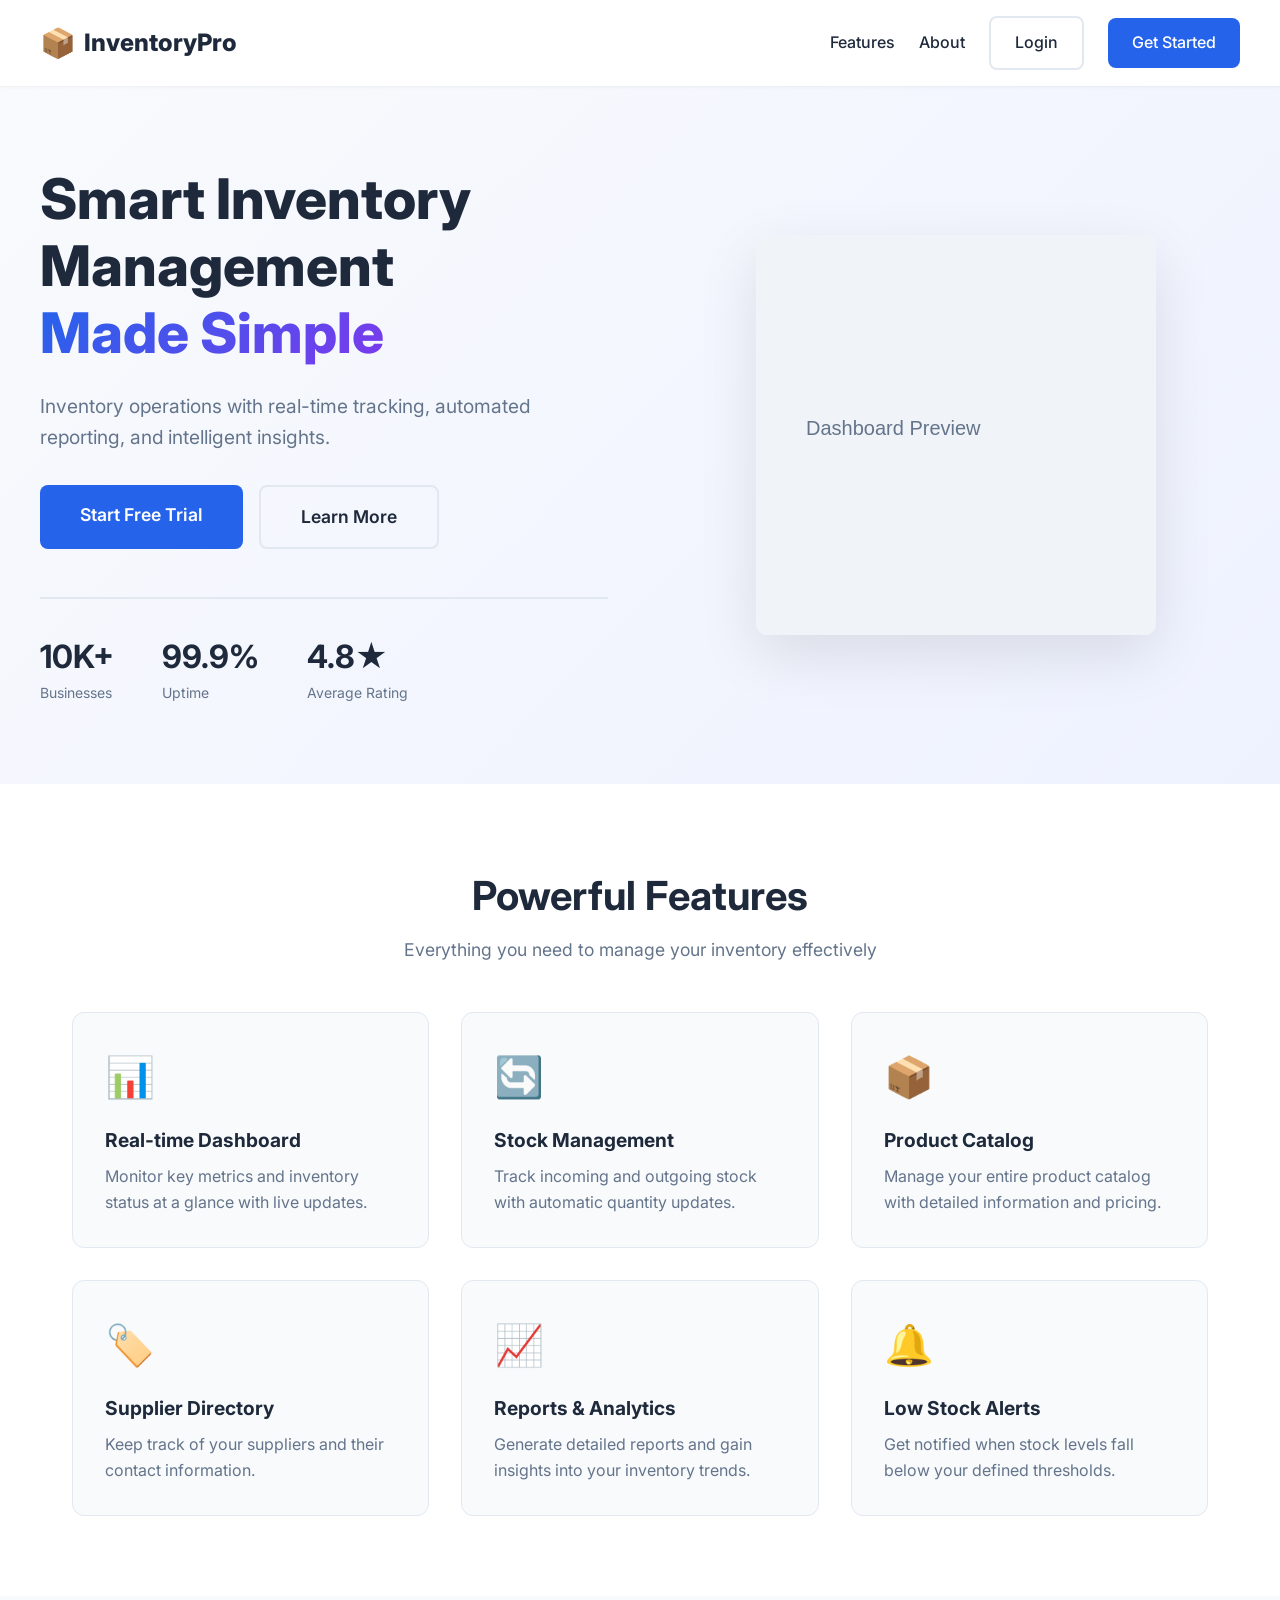
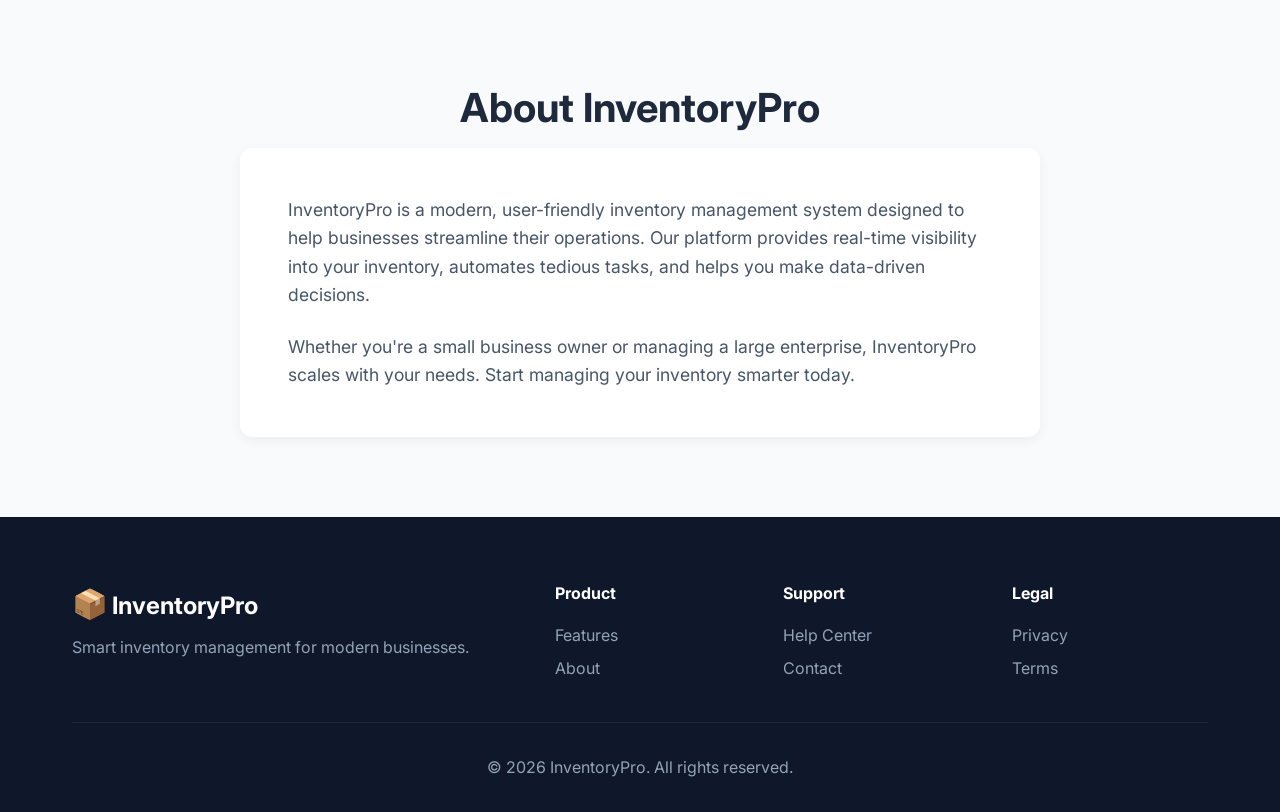
<file: index.html>
<!DOCTYPE html>
<html lang="en">
<head>
    <meta charset="UTF-8" />
    <meta name="viewport" content="width=device-width, initial-scale=1.0" />
    <title>InventoryPro - Smart Inventory Management</title>
    <link rel="stylesheet" href="css/style.css" />
    <link href="https://fonts.googleapis.com/css2?family=Inter:wght@300;400;500;600;700;800&display=swap" rel="stylesheet" />
</head>
<body>
    <!-- Navigation -->
    <nav class="navbar">
        <div class="nav-container">
            <div class="nav-brand">
                <span class="brand-icon">📦</span>
                <span class="brand-text">InventoryPro</span>
            </div>
            <div class="nav-links">
                <a href="#features">Features</a>
                <a href="#about">About</a>
                <a href="login.html" class="btn btn-outline">Login</a>
                <a href="register.html" class="btn btn-primary">Get Started</a>
            </div>
        </div>
    </nav>

    <!-- Hero Section -->
    <section class="hero">
        <div class="hero-container">
            <div class="hero-content">
                <h1 class="hero-title">
                    Smart Inventory Management
                    <span class="highlight">Made Simple</span>
                </h1>
                <p class="hero-description">
                    Inventory operations with real-time tracking,
                    automated reporting, and intelligent insights.
                </p>
                <div class="hero-buttons">
                    <a href="register.html" class="btn btn-primary btn-large">
                        Start Free Trial
                    </a>
                    <a href="#features" class="btn btn-outline btn-large">
                        Learn More
                    </a>
                </div>
                <div class="hero-stats">
                    <div class="stat-item">
                        <span class="stat-number">10K+</span>
                        <span class="stat-label">Businesses</span>
                    </div>
                    <div class="stat-item">
                        <span class="stat-number">99.9%</span>
                        <span class="stat-label">Uptime</span>
                    </div>
                    <div class="stat-item">
                        <span class="stat-number">4.8★</span>
                        <span class="stat-label">Average Rating</span>
                    </div>
                </div>
            </div>
            <div class="hero-image">
                <img src="data:image/svg+xml,%3Csvg xmlns='http://www.w3.org/2000/svg' width='400' height='400'%3E%3Crect width='400' height='400' fill='%23f0f4f8'/%3E%3Ctext x='50' y='200' font-family='Arial' font-size='20' fill='%2364748b'%3EDashboard Preview%3C/text%3E%3C/svg%3E" alt="Dashboard Preview" />
            </div>
        </div>
    </section>

    <!-- Features Section -->
    <section id="features" class="features">
        <div class="container">
            <h2 class="section-title">Powerful Features</h2>
            <p class="section-subtitle">Everything you need to manage your inventory effectively</p>
            <div class="features-grid">
                <div class="feature-card">
                    <div class="feature-icon">📊</div>
                    <h3>Real-time Dashboard</h3>
                    <p>Monitor key metrics and inventory status at a glance with live updates.</p>
                </div>
                <div class="feature-card">
                    <div class="feature-icon">🔄</div>
                    <h3>Stock Management</h3>
                    <p>Track incoming and outgoing stock with automatic quantity updates.</p>
                </div>
                <div class="feature-card">
                    <div class="feature-icon">📦</div>
                    <h3>Product Catalog</h3>
                    <p>Manage your entire product catalog with detailed information and pricing.</p>
                </div>
                <div class="feature-card">
                    <div class="feature-icon">🏷️</div>
                    <h3>Supplier Directory</h3>
                    <p>Keep track of your suppliers and their contact information.</p>
                </div>
                <div class="feature-card">
                    <div class="feature-icon">📈</div>
                    <h3>Reports & Analytics</h3>
                    <p>Generate detailed reports and gain insights into your inventory trends.</p>
                </div>
                <div class="feature-card">
                    <div class="feature-icon">🔔</div>
                    <h3>Low Stock Alerts</h3>
                    <p>Get notified when stock levels fall below your defined thresholds.</p>
                </div>
            </div>
        </div>
    </section>

    <!-- About Section -->
    <section id="about" class="about">
        <div class="container">
            <h2 class="section-title">About InventoryPro</h2>
            <div class="about-content">
                <div class="about-text">
                    <p>
                        InventoryPro is a modern, user-friendly inventory management system
                        designed to help businesses streamline their operations. Our platform
                        provides real-time visibility into your inventory, automates tedious
                        tasks, and helps you make data-driven decisions.
                    </p>
                    <p>
                        Whether you're a small business owner or managing a large enterprise,
                        InventoryPro scales with your needs. Start managing your inventory
                        smarter today.
                    </p>
                </div>
            </div>
        </div>
    </section>

    <!-- Footer -->
    <footer class="footer">
        <div class="container">
            <div class="footer-content">
                <div class="footer-brand">
                    <span class="brand-icon">📦</span>
                    <span class="brand-text">InventoryPro</span>
                    <p class="footer-description">
                        Smart inventory management for modern businesses.
                    </p>
                </div>
                <div class="footer-links">
                    <div class="footer-column">
                        <h4>Product</h4>
                        <a href="#features">Features</a>
                        <a href="#about">About</a>
                    </div>
                    <div class="footer-column">
                        <h4>Support</h4>
                        <a href="#">Help Center</a>
                        <a href="#">Contact</a>
                    </div>
                    <div class="footer-column">
                        <h4>Legal</h4>
                        <a href="#">Privacy</a>
                        <a href="#">Terms</a>
                    </div>
                </div>
            </div>
            <div class="footer-bottom">
                <p>&copy; 2026 InventoryPro. All rights reserved.</p>
            </div>
        </div>
    </footer>
    
    
    <script src="js/api.js"></script>
    <script>
        document.addEventListener('DOMContentLoaded', () => {
            if (window.api && api.isLoggedIn()) {
                const navLinks = document.querySelector('.nav-links');
                if (navLinks) {
                    navLinks.innerHTML = `
                        <a href="#features">Features</a>
                        <a href="#about">About</a>
                        <a href="dashboard.html" class="btn btn-outline">Dashboard</a>
                        <button class="btn btn-primary" onclick="api.logout()">Logout</button>
                    `;
                }
                const heroButtons = document.querySelector('.hero-buttons');
                if (heroButtons) {
                    heroButtons.innerHTML = `
                        <a href="dashboard.html" class="btn btn-primary btn-large">Go to Dashboard</a>
                        <a href="register.html" class="btn btn-outline btn-large">Register New Account</a>
                    `;
                }
            }
        });
    </script>
</body>
</html>
</file>
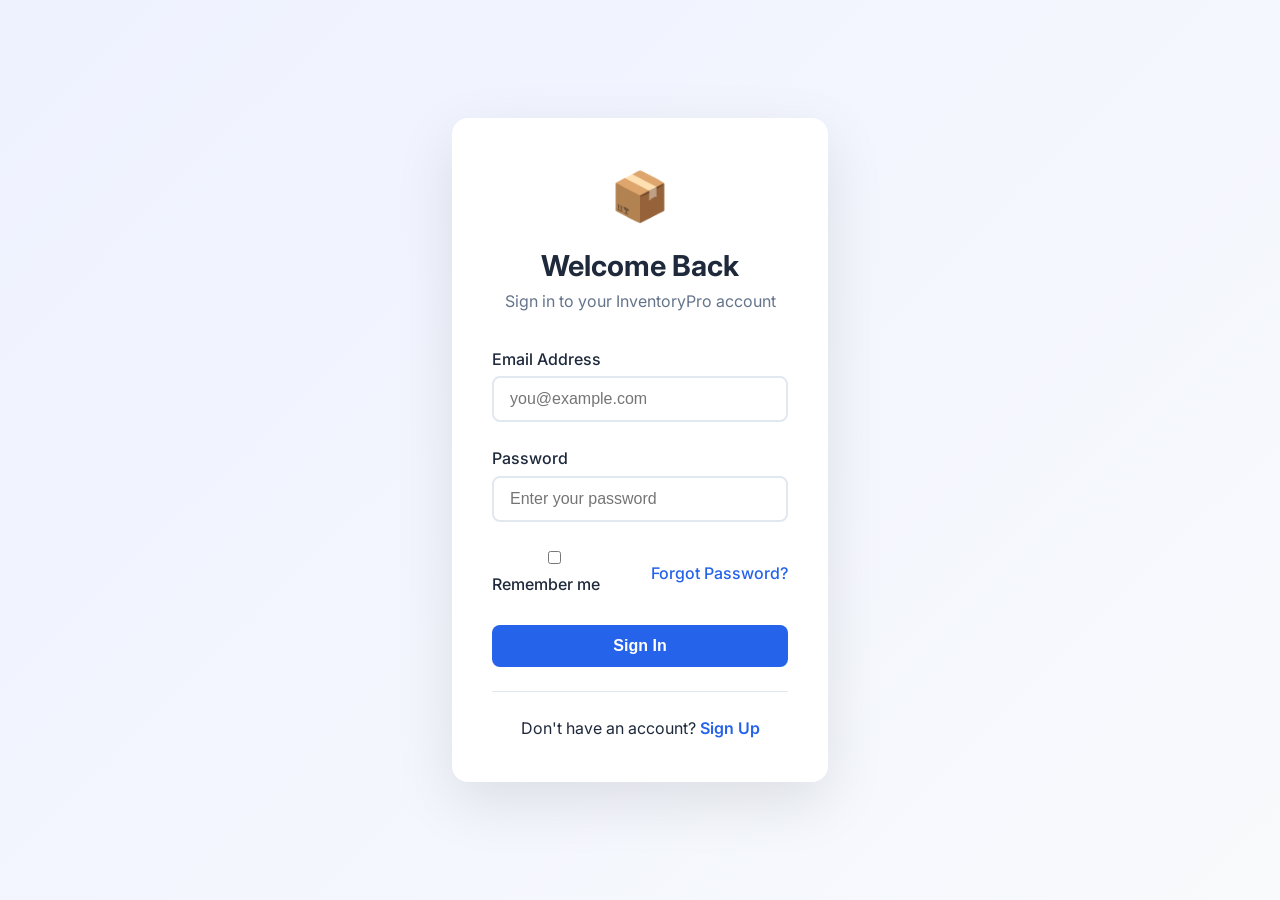
<file: dashboard.html>
<!DOCTYPE html>
<html lang="en">
<head>
    <meta charset="UTF-8" />
    <meta name="viewport" content="width=device-width, initial-scale=1.0" />
    <title>Dashboard - InventoryPro</title>
    <link rel="stylesheet" href="css/style.css" />
    <link href="https://fonts.googleapis.com/css2?family=Inter:wght@300;400;500;600;700;800&display=swap" rel="stylesheet" />
</head>
<body>
    <!-- Sidebar -->
    <div class="sidebar">
        <div class="sidebar-brand">
            <span class="brand-icon">📦</span>
            <span class="brand-text">InventoryPro</span>
        </div>
        <nav class="sidebar-nav">
            <a href="dashboard.html" class="active">
                <span class="nav-icon">📊</span>
                <span>Dashboard</span>
            </a>
            <a href="products.html">
                <span class="nav-icon">📦</span>
                <span>Products</span>
            </a>
            <a href="suppliers.html">
                <span class="nav-icon">🏷️</span>
                <span>Suppliers</span>
            </a>
            <a href="inventory.html">
                <span class="nav-icon">🔄</span>
                <span>Stock Transaction</span>
            </a>
            <a href="reports.html">
                <span class="nav-icon">📈</span>
                <span>Inventory</span>
            </a>
        </nav>
        <div class="sidebar-footer">
            <button id="logoutBtn" class="btn btn-outline btn-small">Logout</button>
        </div>
    </div>

    <!-- Main Content -->
    <div class="main-content">
        <header class="top-bar">
            <h1>Dashboard</h1>
            <div class="top-bar-right">
                <span class="user-name" id="userName">User</span>
                <span class="user-avatar">👤</span>
            </div>
        </header>

        <!-- Quick Stats -->
        <div class="stats-grid">
            <div class="stat-card">
                <div class="stat-icon">📦</div>
                <div class="stat-info">
                    <span class="stat-value" id="totalProducts">0</span>
                    <span class="stat-label">Total Products</span>
                </div>
            </div>
            <div class="stat-card">
                <div class="stat-icon">⚠️</div>
                <div class="stat-info">
                    <span class="stat-value" id="lowStockItems">0</span>
                    <span class="stat-label">Low Stock Items</span>
                </div>
            </div>
            <div class="stat-card">
                <div class="stat-icon">🏷️</div>
                <div class="stat-info">
                    <span class="stat-value" id="totalSuppliers">0</span>
                    <span class="stat-label">Total Suppliers</span>
                </div>
            </div>
            <div class="stat-card">
                <div class="stat-icon">🔄</div>
                <div class="stat-info">
                    <span class="stat-value" id="totalTransactions">0</span>
                    <span class="stat-label">Transactions</span>
                </div>
            </div>
        </div>

        <!-- Quick Actions -->
        <div class="quick-actions">
            <h2>Quick Actions</h2>
            <div class="action-grid">
                <a href="products.html" class="action-card">
                    <span class="action-icon">➕</span>
                    <span>Add Product</span>
                </a>
                <a href="inventory.html" class="action-card">
                    <span class="action-icon">📥</span>
                    <span>Receive Stock</span>
                </a>
                <a href="inventory.html" class="action-card">
                    <span class="action-icon">📤</span>
                    <span>Dispatch Stock</span>
                </a>
                <a href="reports.html" class="action-card">
                    <span class="action-icon">📊</span>
                    <span>View Reports</span>
                </a>
            </div>
        </div>

        <!-- Recent Activity -->
        <div class="recent-activity">
            <h2>Recent Activity</h2>
            <div class="activity-list" id="activityList">
                <p class="no-activity">No recent activity</p>
            </div>
        </div>
    </div>

    <script src="js/api.js"></script>
    <script src="js/auth.js"></script>
    <script src="js/dashboard.js"></script>
</body>
</html>
</file>
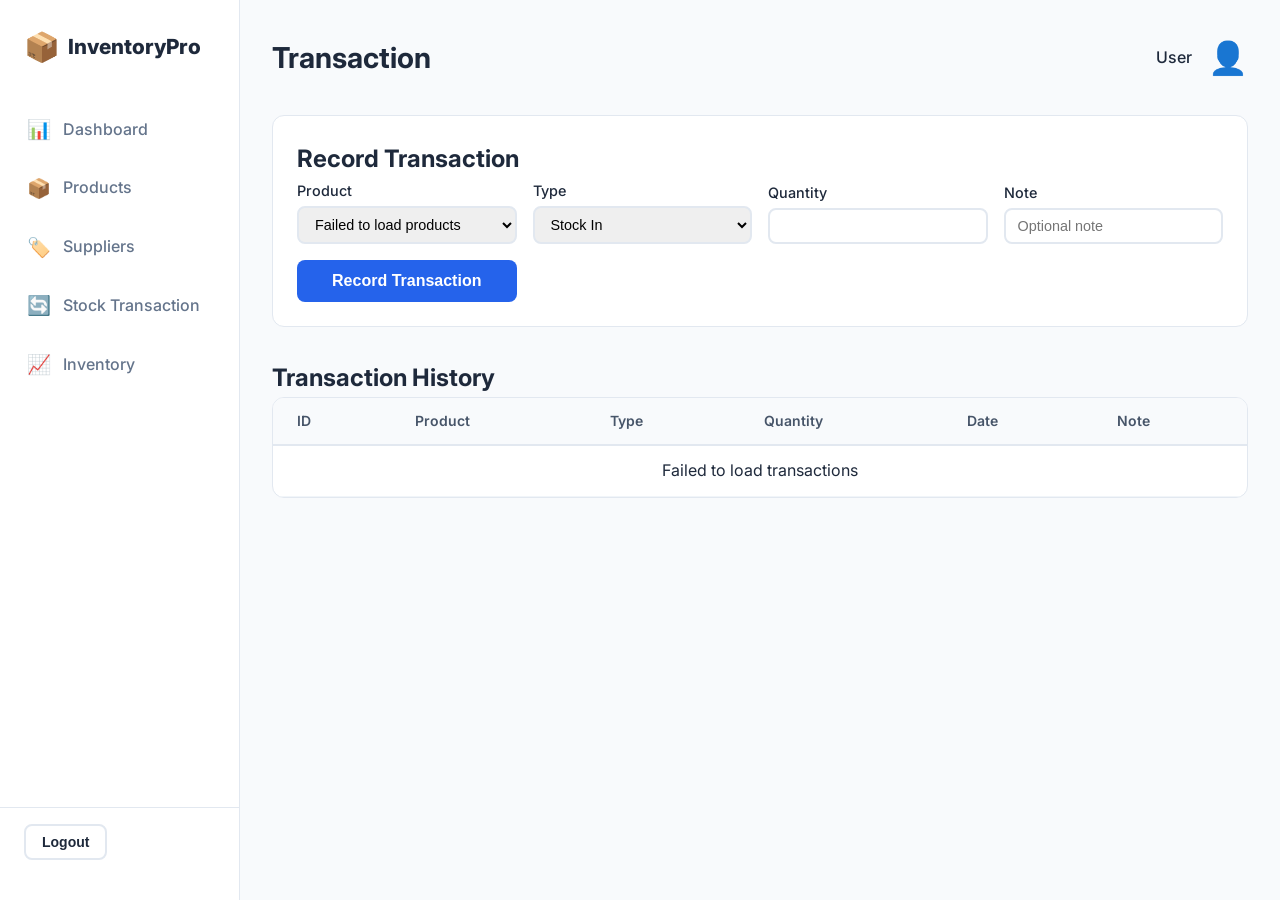
<file: inventory.html>
<!DOCTYPE html>
<html lang="en">
<head>
    <meta charset="UTF-8" />
    <meta name="viewport" content="width=device-width, initial-scale=1.0" />
    <title>Inventory - InventoryPro</title>
    <link rel="stylesheet" href="css/style.css" />
    <link href="https://fonts.googleapis.com/css2?family=Inter:wght@300;400;500;600;700;800&display=swap" rel="stylesheet" />
</head>
<body>
    <!-- Sidebar -->
    <div class="sidebar">
        <div class="sidebar-brand">
            <span class="brand-icon">📦</span>
            <span class="brand-text">InventoryPro</span>
        </div>
        <nav class="sidebar-nav">
            <a href="dashboard.html">
                <span class="nav-icon">📊</span>
                <span>Dashboard</span>
            </a>
            <a href="products.html">
                <span class="nav-icon">📦</span>
                <span>Products</span>
            </a>
            <a href="suppliers.html">
                <span class="nav-icon">🏷️</span>
                <span>Suppliers</span>
            </a>
            <a href="inventory.html">
                <span class="nav-icon">🔄</span>
                <span>Stock Transaction</span>
            </a>
            <a href="reports.html">
                <span class="nav-icon">📈</span>
                <span>Inventory</span>
            </a>
        </nav>
        <div class="sidebar-footer">
            <button id="logoutBtn" class="btn btn-outline btn-small">Logout</button>
        </div>
    </div>

    <!-- Main Content -->
    <div class="main-content">
        <header class="top-bar">
            <h1> Transaction</h1>
            <div class="top-bar-right">
                <span class="user-name" id="userName">User</span>
                <span class="user-avatar">👤</span>
            </div>
        </header>


        <!-- Transaction Panel -->
        <div class="transaction-panel">
            <h2>Record Transaction</h2>
            <form id="transactionForm" class="transaction-form">
                <div class="form-group">
                    <label for="transactionProduct">Product</label>
                    <select id="transactionProduct" required>
                        <option value="">Select a product</option>
                    </select>
                </div>
                <div class="form-group">
                    <label for="transactionType">Type</label>
                    <select id="transactionType" required>
                        <option value="in">Stock In</option>
                        <option value="out">Stock Out</option>
                    </select>
                </div>
                <div class="form-group">
                    <label for="transactionQuantity">Quantity</label>
                    <input type="number" id="transactionQuantity" required />
                </div>
                <div class="form-group">
                    <label for="transactionNote">Note</label>
                    <input type="text" id="transactionNote" placeholder="Optional note" />
                </div>
                <button type="submit" class="btn btn-primary">Record Transaction</button>
            </form>
        </div>

        <!-- Transaction History -->
        <div class="transaction-history">
            <h2>Transaction History</h2>
            <div class="table-container">
                <table class="data-table">
                    <thead>
                        <tr>
                            <th>ID</th>
                            <th>Product</th>
                            <th>Type</th>
                            <th>Quantity</th>
                            <th>Date</th>
                            <th>Note</th>
                        </tr>
                    </thead>
                    <tbody id="transactionsTableBody">
                        <tr>
                            <td colspan="6" class="text-center">Loading transactions...</td>
                        </tr>
                    </tbody>
                </table>
            </div>
        </div>
    </div>

    <script src="js/api.js"></script>
    <script src="js/auth.js"></script>
    <script src="js/inventory.js"></script>
</body>
</html>
</file>
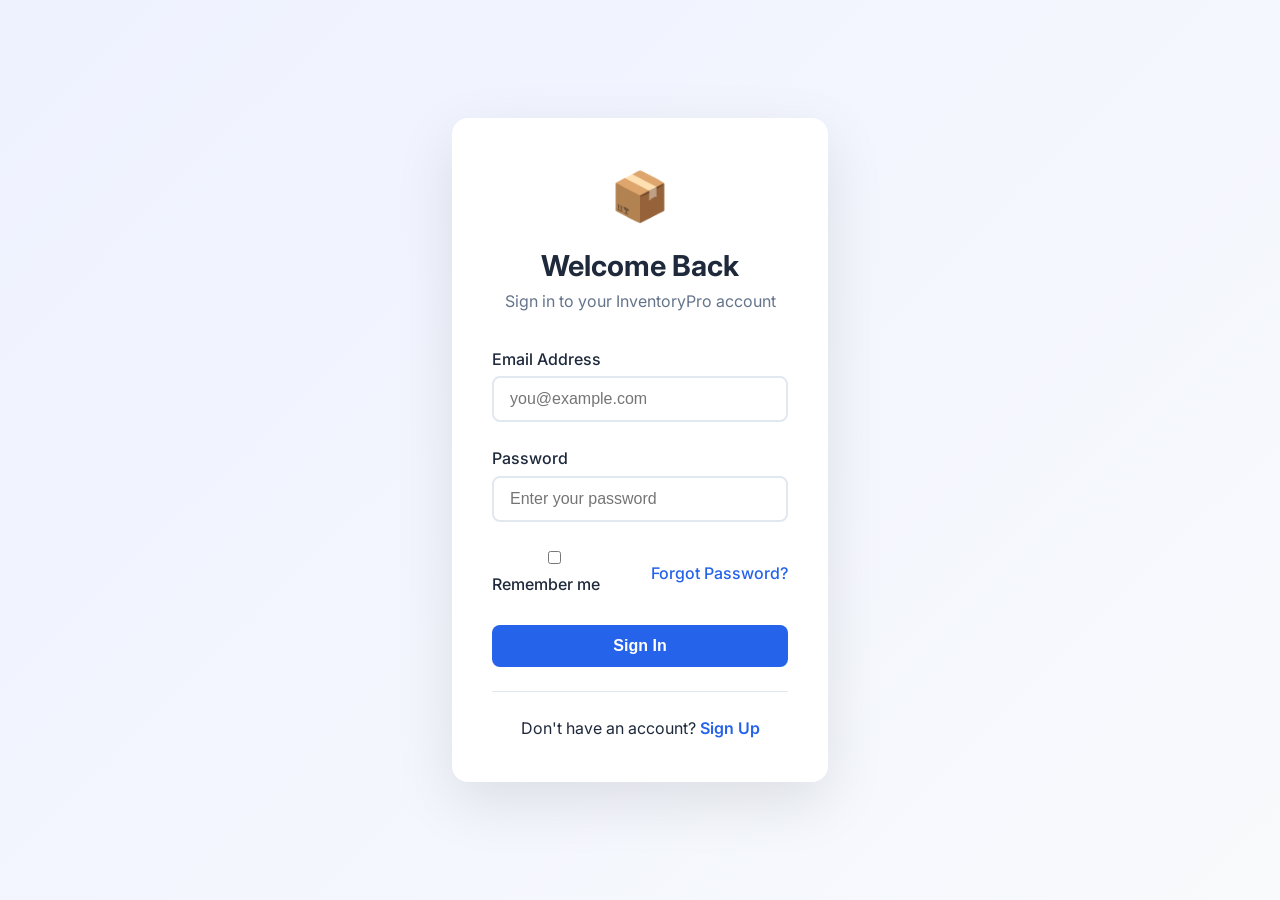
<file: login.html>
<!DOCTYPE html>
<html lang="en">
<head>
    <meta charset="UTF-8" />
    <meta name="viewport" content="width=device-width, initial-scale=1.0" />
    <title>Login - InventoryPro</title>
    <link rel="stylesheet" href="css/style.css" />
    <link href="https://fonts.googleapis.com/css2?family=Inter:wght@300;400;500;600;700;800&display=swap" rel="stylesheet" />
</head>
<body class="auth-page">
    <div class="auth-container">
        <div class="auth-card">
            <div class="auth-header">
                <span class="brand-icon">📦</span>
                <h1>Welcome Back</h1>
                <p>Sign in to your InventoryPro account</p>
            </div>
            <form id="loginForm" class="auth-form">
                <div class="form-group">
                    <label for="email">Email Address</label>
                    <input type="email" id="email" placeholder="you@example.com" required />
                </div>
                <div class="form-group">
                    <label for="password">Password</label>
                    <input type="password" id="password" placeholder="Enter your password" required />
                </div>
                <div class="form-options">
                    <label class="checkbox-label">
                        <input type="checkbox" id="remember" />
                        Remember me
                    </label>
                    <a href="#" class="forgot-link">Forgot Password?</a>
                </div>
                <button type="submit" class="btn btn-primary btn-full">Sign In</button>
            </form>
            <div class="auth-footer">
                <p>Don't have an account? <a href="register.html">Sign Up</a></p>
            </div>
        </div>
    </div>
    <script src="js/api.js"></script>
    <script src="js/auth.js"></script>
</body>
</html>
</file>
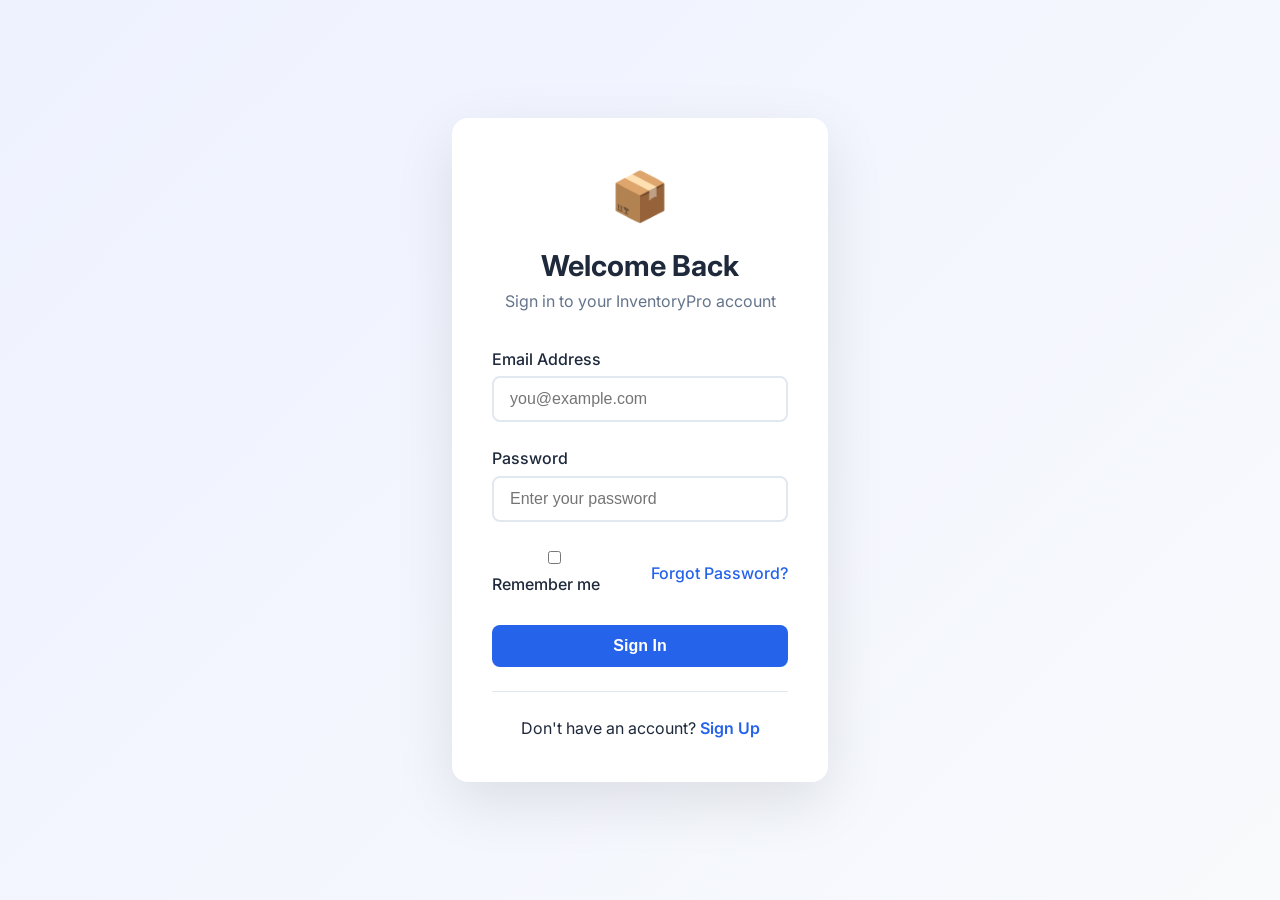
<file: products.html>
<!DOCTYPE html>
<html lang="en">
<head>
    <meta charset="UTF-8" />
    <meta name="viewport" content="width=device-width, initial-scale=1.0" />
    <title>Products - InventoryPro</title>
    <link rel="stylesheet" href="css/style.css" />
    <link href="https://fonts.googleapis.com/css2?family=Inter:wght@300;400;500;600;700;800&display=swap" rel="stylesheet" />
</head>
<body>
    <!-- Sidebar -->
    <div class="sidebar">
        <div class="sidebar-brand">
            <span class="brand-icon">📦</span>
            <span class="brand-text">InventoryPro</span>
        </div>
        <nav class="sidebar-nav">
            <a href="dashboard.html">
                <span class="nav-icon">📊</span>
                <span>Dashboard</span>
            </a>
            <a href="products.html" class="active">
                <span class="nav-icon">📦</span>
                <span>Products</span>
            </a>
            <a href="suppliers.html">
                <span class="nav-icon">🏷️</span>
                <span>Suppliers</span>
            </a>
            <a href="inventory.html">
                <span class="nav-icon">🔄</span>
                <span>Stock Transaction</span>
            </a>
            <a href="reports.html">
                <span class="nav-icon">📈</span>
                <span>Inventory</span>
            </a>
        </nav>
        <div class="sidebar-footer">
            <button id="logoutBtn" class="btn btn-outline btn-small">Logout</button>
        </div>
    </div>

    <!-- Main Content -->
    <div class="main-content">
        <header class="top-bar">
            <h1>Products</h1>
            <div class="top-bar-right">
                <button id="addProductBtn" class="btn btn-primary">+ Add Product</button>
                <span class="user-name" id="userName">User</span>
                <span class="user-avatar">👤</span>
            </div>
        </header>


        <!-- Products Table -->
        <div class="table-container">
            <div class="table-header">
                <div class="search-box">
                    <input type="text" id="searchProduct" placeholder="Search products..." />
                </div>
                <div class="table-actions">
                    <button id="refreshProducts" class="btn btn-outline btn-small">🔄 Refresh</button>
                </div>
            </div>
            <table class="data-table">
                <thead>
                    <tr>
                        <th>ID</th>
                        <th>Name</th>
                        <th>Description</th>
                        <th>Category</th>
                        <th>Price</th>
                        <th>Stock</th>
                        <th>Supplier</th>
                        <th>Actions</th>
                    </tr>
                </thead>
                <tbody id="productsTableBody">
                    <tr>
                        <td colspan="8" class="text-center">Loading products...</td>
                    </tr>
                </tbody>
            </table>
        </div>
    </div>

    <!-- Product Modal -->
    <!-- Product Modal -->
<div id="productModal" class="modal">
    <div class="modal-content">
        <div class="modal-header">
            <h2 id="modalTitle">Add Product</h2>
            <button class="modal-close">&times;</button>
        </div>

        <form id="productForm">
            <input type="hidden" id="productId" />

            <div class="form-group">
                <label for="productName">Product Name</label>
                <input
                    type="text"
                    id="productName"
                    placeholder="Enter product name"
                    required
                />
            </div>

            <div class="form-group">
                <label for="productCategory">Category</label>
                <select id="productCategory" required>
                    <option value="">Select a category</option>
                </select>
            </div>

            <div class="form-group">
                <label for="productSupplier">Supplier</label>
                <select id="productSupplier" required>
                    <option value="">Select a supplier</option>
                </select>
            </div>

            <div class="form-group">
                <label for="productPrice">Price</label>
                <input
                    type="number"
                    id="productPrice"
                    step="0.01"
                    min="0"
                    placeholder="Enter price"
                    required
                />
            </div>

            <div class="form-group">
                <label for="productStock">Stock Quantity</label>
                <input
                    type="number"
                    id="productStock"
                    min="0"
                    placeholder="Enter stock quantity"
                    required
                />
            </div>

            <div class="form-group">
                <label for="productLowStock">Low Stock Threshold</label>
                <input
                    type="number"
                    id="productLowStock"
                    min="0"
                    value="5"
                    required
                />
            </div>

            <div class="form-group">
                <label for="productDescription">Description</label>
                <textarea
                    id="productDescription"
                    rows="3"
                    placeholder="Enter product description"
                ></textarea>
            </div>

            <div class="modal-actions">
                <button
                    type="button"
                    class="btn btn-outline modal-close"
                >
                    Cancel
                </button>

                <button
                    type="submit"
                    class="btn btn-primary"
                >
                    Save Product
                </button>
            </div>
        </form>
    </div>
</div>

    <script src="js/api.js"></script>
    <script src="js/auth.js"></script>
    <script src="js/products.js"></script>
</body>
</html>
</file>
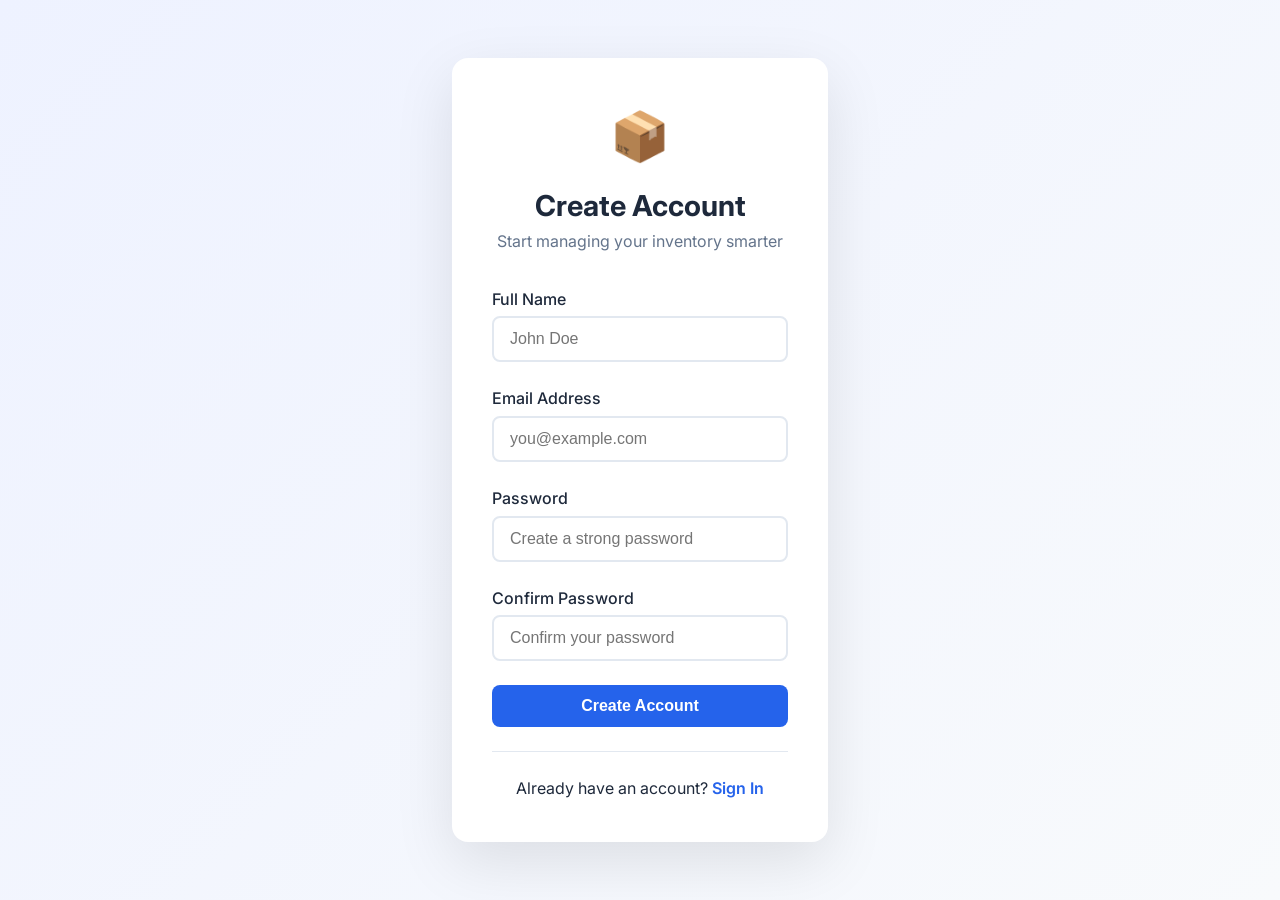
<file: register.html>
<!DOCTYPE html>
<html lang="en">
<head>
    <meta charset="UTF-8" />
    <meta name="viewport" content="width=device-width, initial-scale=1.0" />
    <title>Register - InventoryPro</title>
    <link rel="stylesheet" href="css/style.css" />
    <link href="https://fonts.googleapis.com/css2?family=Inter:wght@300;400;500;600;700;800&display=swap" rel="stylesheet" />
</head>
<body class="auth-page">
    <div class="auth-container">
        <div class="auth-card">
            <div class="auth-header">
                <span class="brand-icon">📦</span>
                <h1>Create Account</h1>
                <p>Start managing your inventory smarter</p>
            </div>
            <form id="registerForm" class="auth-form">
                <div class="form-group">
                    <label for="fullName">Full Name</label>
                    <input type="text" id="fullName" placeholder="John Doe" required />
                </div>
                <div class="form-group">
                    <label for="email">Email Address</label>
                    <input type="email" id="email" placeholder="you@example.com" required />
                </div>
                <div class="form-group">
                    <label for="password">Password</label>
                    <input type="password" id="password" placeholder="Create a strong password" required />
                </div>
                <div class="form-group">
                    <label for="confirmPassword">Confirm Password</label>
                    <input type="password" id="confirmPassword" placeholder="Confirm your password" required />
                </div>
                <button type="submit" class="btn btn-primary btn-full">Create Account</button>
            </form>
            <div class="auth-footer">
                <p>Already have an account? <a href="login.html">Sign In</a></p>
            </div>
        </div>
    </div>
    <script src="js/api.js"></script>
    <script src="js/auth.js"></script>
</body>
</html>
</file>
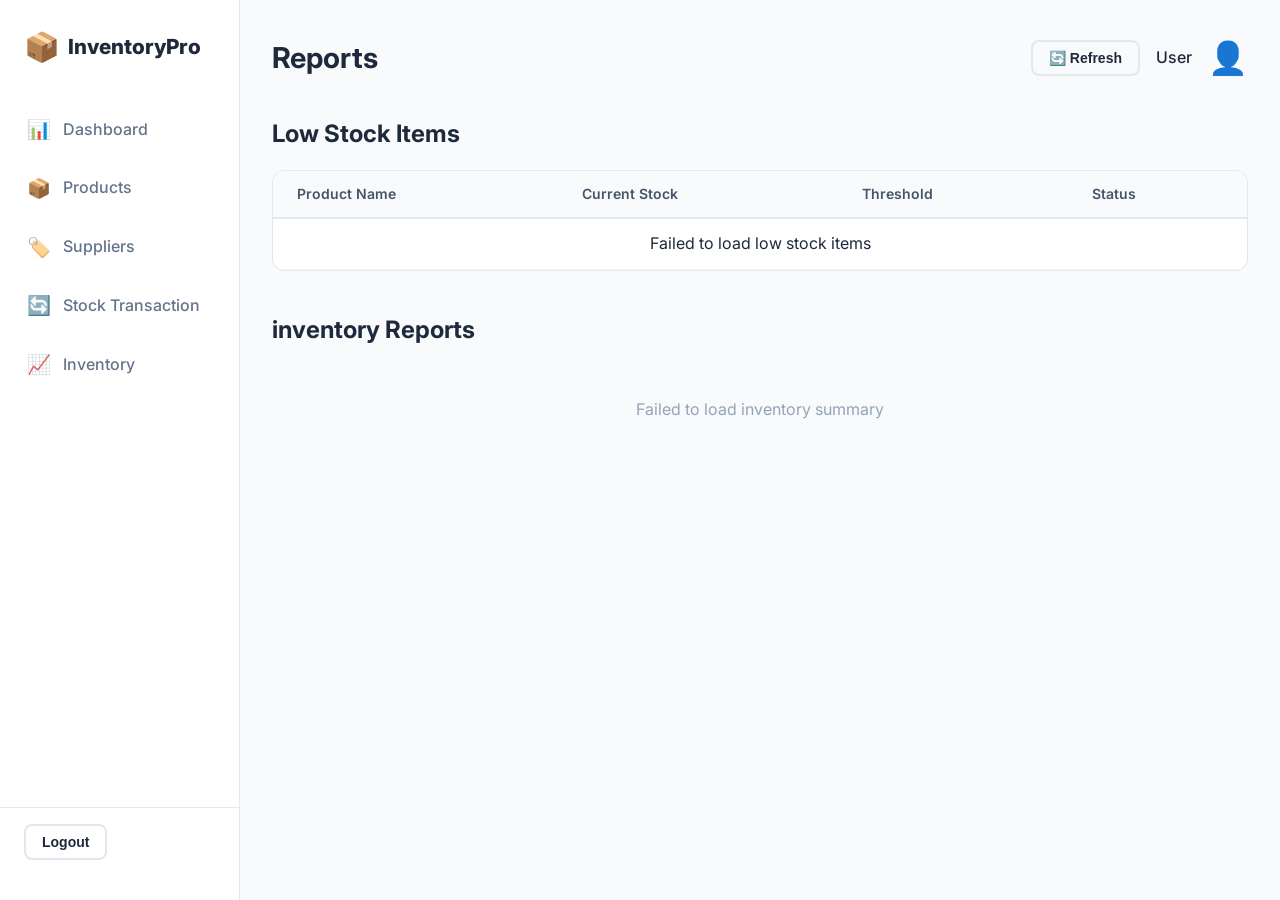
<file: reports.html>
<!DOCTYPE html>
<html lang="en">
<head>
    <meta charset="UTF-8" />
    <meta name="viewport" content="width=device-width, initial-scale=1.0" />
    <title>Reports - InventoryPro</title>
    <link rel="stylesheet" href="css/style.css" />
    <link href="https://fonts.googleapis.com/css2?family=Inter:wght@300;400;500;600;700;800&display=swap" rel="stylesheet" />
</head>
<body>
    <!-- Sidebar -->
    <div class="sidebar">
        <div class="sidebar-brand">
            <span class="brand-icon">📦</span>
            <span class="brand-text">InventoryPro</span>
        </div>
        <nav class="sidebar-nav">
            <a href="dashboard.html">
                <span class="nav-icon">📊</span>
                <span>Dashboard</span>
            </a>
            <a href="products.html">
                <span class="nav-icon">📦</span>
                <span>Products</span>
            </a>
            <a href="suppliers.html">
                <span class="nav-icon">🏷️</span>
                <span>Suppliers</span>
            </a>
            <a href="inventory.html">
                <span class="nav-icon">🔄</span>
                <span>Stock Transaction</span>
            </a>
            <a href="reports.html">
                <span class="nav-icon">📈</span>
                <span>Inventory</span>
            </a>
        </nav>
        <div class="sidebar-footer">
            <button id="logoutBtn" class="btn btn-outline btn-small">Logout</button>
        </div>
    </div>

    <!-- Main Content -->
    <div class="main-content">
        <header class="top-bar">
            <h1>Reports</h1>
            <div class="top-bar-right">
                <button id="refreshReports" class="btn btn-outline btn-small">🔄 Refresh</button>
                <span class="user-name" id="userName">User</span>
                <span class="user-avatar">👤</span>
            </div>
        </header>


        <!-- Low Stock Items -->
        <div class="report-section">
            <h2>Low Stock Items</h2>
            <div class="table-container">
                <table class="data-table">
                    <thead>
                        <tr>
                            <th>Product Name</th>
                            <th>Current Stock</th>
                            <th>Threshold</th>
                            <th>Status</th>
                        </tr>
                    </thead>
                    <tbody id="lowStockTableBody">
                        <tr>
                            <td colspan="5" class="text-center">Loading low stock items...</td>
                        </tr>
                    </tbody>
                </table>
            </div>
        </div>

        <!-- Recent Reports -->
        <div class="report-section">
            <h2>inventory Reports</h2>
            <div class="report-cards" id="reportCards">
                <p class="no-reports">No reports generated yet</p>
            </div>
        </div>
    </div>

    <script src="js/api.js"></script>
    <script src="js/auth.js"></script>
    <script src="js/reports.js"></script>
</body>
</html>
</file>
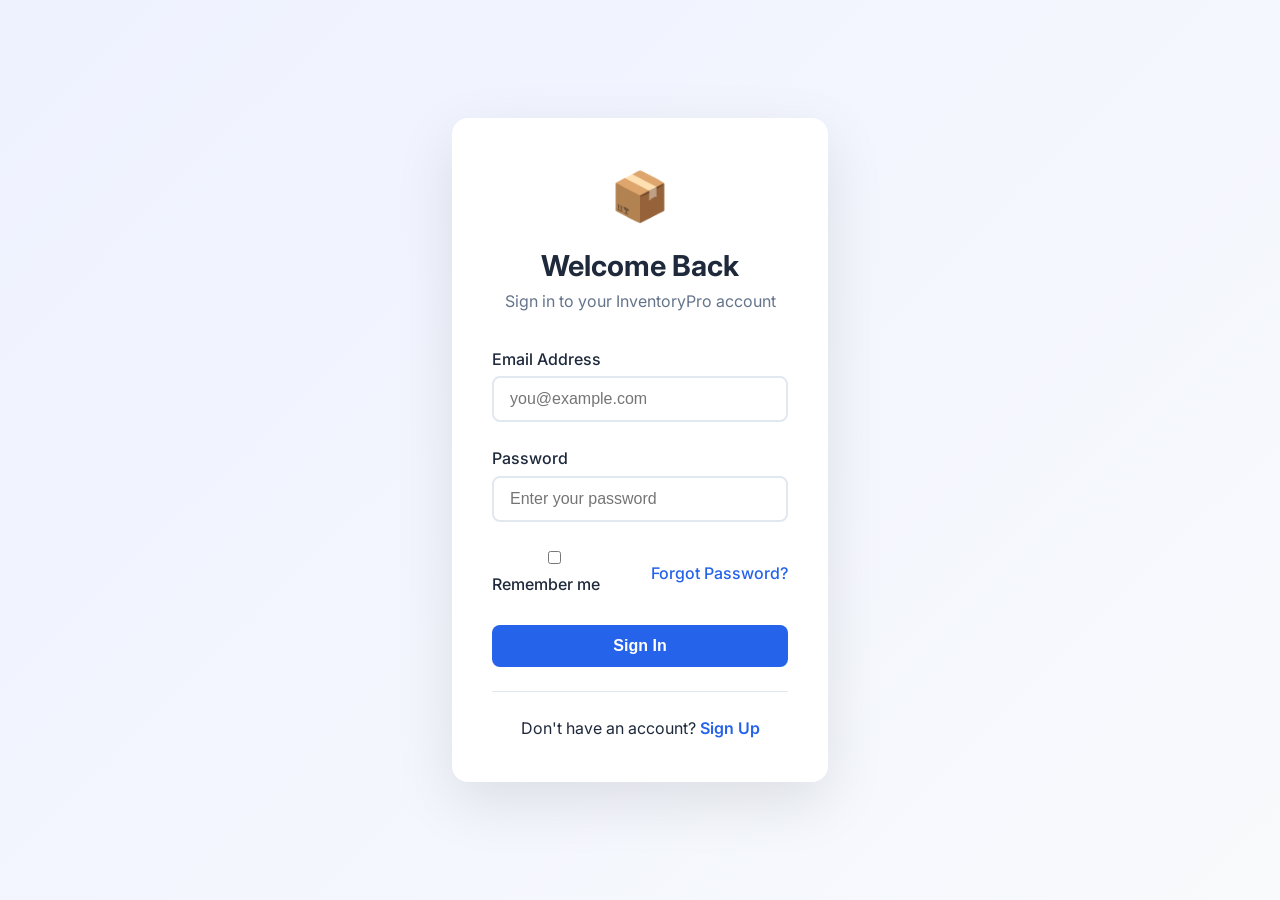
<file: suppliers.html>
<!DOCTYPE html>
<html lang="en">
<head>
    <meta charset="UTF-8" />
    <meta name="viewport" content="width=device-width, initial-scale=1.0" />
    <title>Suppliers - InventoryPro</title>
    <link rel="stylesheet" href="css/style.css" />
    <link href="https://fonts.googleapis.com/css2?family=Inter:wght@300;400;500;600;700;800&display=swap" rel="stylesheet" />
</head>
<body>
    <!-- Sidebar -->
    <div class="sidebar">
        <div class="sidebar-brand">
            <span class="brand-icon">📦</span>
            <span class="brand-text">InventoryPro</span>
        </div>
        <nav class="sidebar-nav">
            <a href="dashboard.html">
                <span class="nav-icon">📊</span>
                <span>Dashboard</span>
            </a>
            <a href="products.html">
                <span class="nav-icon">📦</span>
                <span>Products</span>
            </a>
            <a href="suppliers.html" class="active">
                <span class="nav-icon">🏷️</span>
                <span>Suppliers</span>
            </a>
            <a href="inventory.html">
                <span class="nav-icon">🔄</span>
                <span>Stock Transaction</span>
            </a>
            <a href="reports.html">
                <span class="nav-icon">📈</span>
                <span>Inventory</span>
            </a>
        </nav>
        <div class="sidebar-footer">
            <button id="logoutBtn" class="btn btn-outline btn-small">Logout</button>
        </div>
    </div>

    <!-- Main Content -->
    <div class="main-content">
        <header class="top-bar">
            <h1>Suppliers</h1>
            <div class="top-bar-right">
                <button id="addSupplierBtn" class="btn btn-primary">+ Add Supplier</button>
                <span class="user-name" id="userName">User</span>
                <span class="user-avatar">👤</span>
            </div>
        </header>


        <!-- Suppliers Table -->
        <div class="table-container">
            <div class="table-header">
                <div class="search-box">
                    <input type="text" id="searchSupplier" placeholder="Search suppliers..." />
                </div>
            </div>
            <table class="data-table">
                <thead>
                    <tr>
                        <th>ID</th>
                        <th>Name</th>
                        <th>Contact</th>
                        <th>Email</th>
                        <th>Phone</th>
                        <th>Address</th>
                        <th>Actions</th>
                    </tr>
                </thead>
                <tbody id="suppliersTableBody">
                    <tr>
                        <td colspan="7" class="text-center">Loading suppliers...</td>
                    </tr>
                </tbody>
            </table>
        </div>
    </div>

    <!-- Supplier Modal -->
    <div id="supplierModal" class="modal">
        <div class="modal-content">
            <div class="modal-header">
                <h2 id="modalTitle">Add Supplier</h2>
                <button class="modal-close">&times;</button>
            </div>
            <form id="supplierForm">
                <input type="hidden" id="supplierId" />
                <div class="form-group">
                    <label for="supplierName">Supplier Name</label>
                    <input type="text" id="supplierName" required />
                </div>
                <div class="form-group">
                    <label for="supplierContact">Contact Person</label>
                    <input type="text" id="supplierContact" />
                </div>
                <div class="form-group">
                    <label for="supplierEmail">Email</label>
                    <input type="email" id="supplierEmail" required />
                </div>
                <div class="form-group">
                    <label for="supplierPhone">Phone</label>
                    <input type="tel" id="supplierPhone" />
                </div>
                <div class="form-group">
                    <label for="supplierAddress">Address</label>
                    <input type="text" id="supplierAddress" />
                </div>
                <div class="modal-actions">
                    <button type="button" class="btn btn-outline modal-close">Cancel</button>
                    <button type="submit" class="btn btn-primary">Save Supplier</button>
                </div>
            </form>
        </div>
    </div>

    <script src="js/api.js"></script>
    <script src="js/auth.js"></script>
    <script src="js/suppliers.js"></script>
</body>
</html>
</file>
<file: css/style.css>
/* Reset & Base */
* {
    margin: 0;
    padding: 0;
    box-sizing: border-box;
}

body {
    font-family: 'Inter', -apple-system, BlinkMacSystemFont, sans-serif;
    background: #f8fafc;
    color: #1e293b;
    line-height: 1.6;
}

a {
    text-decoration: none;
    color: inherit;
}

/* Container */
.container {
    max-width: 1200px;
    margin: 0 auto;
    padding: 0 2rem;
}

/* Buttons */
.btn {
    display: inline-block;
    padding: 0.75rem 1.5rem;
    border: none;
    border-radius: 8px;
    font-weight: 600;
    font-size: 1rem;
    cursor: pointer;
    transition: all 0.3s ease;
    text-align: center;
}

.btn-primary {
    background: #2563eb;
    color: white;
}

.btn-primary:hover {
    background: #1d4ed8;
    transform: translateY(-2px);
    box-shadow: 0 4px 12px rgba(37, 99, 235, 0.3);
}

.btn-outline {
    background: transparent;
    color: #1e293b;
    border: 2px solid #e2e8f0;
}

.btn-outline:hover {
    background: #f1f5f9;
    border-color: #94a3b8;
}

.btn-large {
    padding: 1rem 2.5rem;
    font-size: 1.1rem;
}

.btn-small {
    padding: 0.5rem 1rem;
    font-size: 0.875rem;
}

.btn-full {
    width: 100%;
}

.btn-danger {
    background: #ef4444;
    color: white;
}

.btn-danger:hover {
    background: #dc2626;
}

.btn-success {
    background: #22c55e;
    color: white;
}

.btn-success:hover {
    background: #16a34a;
}

/* Landing Page */
.navbar {
    background: white;
    padding: 1rem 2rem;
    box-shadow: 0 1px 3px rgba(0,0,0,0.05);
    position: sticky;
    top: 0;
    z-index: 100;
}

.nav-container {
    max-width: 1200px;
    margin: 0 auto;
    display: flex;
    justify-content: space-between;
    align-items: center;
}

.nav-brand {
    display: flex;
    align-items: center;
    gap: 0.5rem;
    font-weight: 800;
    font-size: 1.5rem;
}

.brand-icon {
    font-size: 1.8rem;
}

.nav-links {
    display: flex;
    gap: 1.5rem;
    align-items: center;
}

.nav-links a {
    font-weight: 500;
    transition: color 0.3s;
}

.nav-links a:not(.btn):hover {
    color: #2563eb;
}

/* Hero */
.hero {
    padding: 5rem 2rem;
    background: linear-gradient(135deg, #f8fafc 0%, #eef2ff 100%);
}

.hero-container {
    max-width: 1200px;
    margin: 0 auto;
    display: grid;
    grid-template-columns: 1fr 1fr;
    gap: 4rem;
    align-items: center;
}

.hero-title {
    font-size: 3.5rem;
    font-weight: 800;
    line-height: 1.2;
    margin-bottom: 1.5rem;
}

.highlight {
    background: linear-gradient(135deg, #2563eb, #7c3aed);
    -webkit-background-clip: text;
    -webkit-text-fill-color: transparent;
    display: inline-block;
}

.hero-description {
    font-size: 1.2rem;
    color: #64748b;
    margin-bottom: 2rem;
    max-width: 500px;
}

.hero-buttons {
    display: flex;
    gap: 1rem;
    flex-wrap: wrap;
}

.hero-stats {
    display: flex;
    gap: 3rem;
    margin-top: 3rem;
    padding-top: 2rem;
    border-top: 2px solid #e2e8f0;
}

.stat-item {
    display: flex;
    flex-direction: column;
}

.stat-number {
    font-size: 2rem;
    font-weight: 700;
    color: #1e293b;
}

.stat-label {
    font-size: 0.9rem;
    color: #64748b;
}

.hero-image {
    display: flex;
    justify-content: center;
    align-items: center;
}

.hero-image img {
    max-width: 100%;
    border-radius: 12px;
    box-shadow: 0 20px 60px rgba(0,0,0,0.1);
}

/* Features */
.features {
    padding: 5rem 2rem;
    background: white;
}

.section-title {
    font-size: 2.5rem;
    font-weight: 700;
    text-align: center;
    margin-bottom: 0.5rem;
}

.section-subtitle {
    text-align: center;
    color: #64748b;
    font-size: 1.1rem;
    margin-bottom: 3rem;
}

.features-grid {
    display: grid;
    grid-template-columns: repeat(auto-fit, minmax(280px, 1fr));
    gap: 2rem;
    max-width: 1200px;
    margin: 0 auto;
}

.feature-card {
    padding: 2rem;
    background: #f8fafc;
    border-radius: 12px;
    transition: all 0.3s ease;
    border: 1px solid #e2e8f0;
}

.feature-card:hover {
    transform: translateY(-4px);
    box-shadow: 0 12px 30px rgba(0,0,0,0.08);
}

.feature-icon {
    font-size: 2.5rem;
    margin-bottom: 1rem;
}

.feature-card h3 {
    margin-bottom: 0.5rem;
    font-size: 1.2rem;
}

.feature-card p {
    color: #64748b;
}

/* About */
.about {
    padding: 5rem 2rem;
    background: #f8fafc;
}

.about-content {
    max-width: 800px;
    margin: 0 auto;
}

.about-text {
    background: white;
    padding: 3rem;
    border-radius: 12px;
    box-shadow: 0 4px 12px rgba(0,0,0,0.05);
}

.about-text p {
    font-size: 1.1rem;
    color: #475569;
    margin-bottom: 1.5rem;
}

.about-text p:last-child {
    margin-bottom: 0;
}

/* Footer */
.footer {
    background: #0f172a;
    color: white;
    padding: 4rem 2rem 2rem;
}

.footer-content {
    max-width: 1200px;
    margin: 0 auto;
    display: grid;
    grid-template-columns: 2fr 3fr;
    gap: 3rem;
}

.footer-brand .brand-text {
    font-weight: 700;
    font-size: 1.5rem;
}

.footer-description {
    color: #94a3b8;
    margin-top: 0.5rem;
}

.footer-links {
    display: grid;
    grid-template-columns: repeat(3, 1fr);
    gap: 2rem;
}

.footer-column h4 {
    margin-bottom: 1rem;
}

.footer-column a {
    display: block;
    color: #94a3b8;
    margin-bottom: 0.5rem;
    transition: color 0.3s;
}

.footer-column a:hover {
    color: white;
}

.footer-bottom {
    max-width: 1200px;
    margin: 2rem auto 0;
    padding-top: 2rem;
    border-top: 1px solid #1e293b;
    text-align: center;
    color: #94a3b8;
}

/* Auth Pages */
.auth-page {
    display: flex;
    justify-content: center;
    align-items: center;
    min-height: 100vh;
    background: linear-gradient(135deg, #eef2ff 0%, #f8fafc 100%);
}

.auth-container {
    width: 100%;
    max-width: 440px;
    padding: 2rem;
}

.auth-card {
    background: white;
    padding: 2.5rem;
    border-radius: 16px;
    box-shadow: 0 20px 60px rgba(0,0,0,0.1);
}

.auth-header {
    text-align: center;
    margin-bottom: 2rem;
}

.auth-header .brand-icon {
    font-size: 3rem;
    display: block;
    margin-bottom: 0.5rem;
}

.auth-header h1 {
    font-size: 1.8rem;
    font-weight: 700;
}

.auth-header p {
    color: #64748b;
}

.auth-form .form-group {
    margin-bottom: 1.5rem;
}

.auth-form label {
    display: block;
    font-weight: 500;
    margin-bottom: 0.25rem;
}

.auth-form input {
    width: 100%;
    padding: 0.75rem 1rem;
    border: 2px solid #e2e8f0;
    border-radius: 8px;
    font-size: 1rem;
    transition: border-color 0.3s;
}

.auth-form input:focus {
    outline: none;
    border-color: #2563eb;
}

.form-options {
    display: flex;
    justify-content: space-between;
    align-items: center;
    margin-bottom: 1.5rem;
}

.checkbox-label {
    display: flex;
    align-items: center;
    gap: 0.5rem;
    cursor: pointer;
}

.forgot-link {
    color: #2563eb;
    font-weight: 500;
}

.forgot-link:hover {
    text-decoration: underline;
}

.auth-footer {
    text-align: center;
    margin-top: 1.5rem;
    padding-top: 1.5rem;
    border-top: 1px solid #e2e8f0;
}

.auth-footer a {
    color: #2563eb;
    font-weight: 600;
}

.auth-footer a:hover {
    text-decoration: underline;
}

/* Dashboard Layout */
.sidebar {
    width: 240px;
    height: 100vh;
    background: white;
    border-right: 1px solid #e2e8f0;
    position: fixed;
    left: 0;
    top: 0;
    display: flex;
    flex-direction: column;
    padding: 1.5rem 0;
}

.sidebar-brand {
    display: flex;
    align-items: center;
    gap: 0.5rem;
    padding: 0 1.5rem;
    font-weight: 800;
    font-size: 1.3rem;
    margin-bottom: 2rem;
}

.sidebar-nav {
    display: flex;
    flex-direction: column;
    gap: 0.25rem;
    flex: 1;
}

.sidebar-nav a {
    display: flex;
    align-items: center;
    gap: 0.75rem;
    padding: 0.75rem 1.5rem;
    color: #64748b;
    font-weight: 500;
    transition: all 0.3s;
    border-left: 3px solid transparent;
}

.sidebar-nav a:hover {
    background: #f1f5f9;
    color: #1e293b;
}

.sidebar-nav a.active {
    background: #eff6ff;
    color: #2563eb;
    border-left-color: #2563eb;
}

.nav-icon {
    font-size: 1.2rem;
}

.sidebar-footer {
    padding: 1rem 1.5rem;
    border-top: 1px solid #e2e8f0;
}

/* Main Content */
.main-content {
    margin-left: 240px;
    padding: 2rem;
    min-height: 100vh;
}

.top-bar {
    display: flex;
    justify-content: space-between;
    align-items: center;
    margin-bottom: 2rem;
}

.top-bar h1 {
    font-size: 1.8rem;
    font-weight: 700;
}

.top-bar-right {
    display: flex;
    align-items: center;
    gap: 1rem;
}

.user-name {
    font-weight: 500;
}

.user-avatar {
    font-size: 2rem;
}

/* ============================================
   ADD PRODUCT / ADD SUPPLIER FORM STYLING
   ============================================ */

.modal-content {
    max-width: 520px;
    padding: 2rem;
}

/* Form groups */
.modal-content .form-group {
    margin-bottom: 1.25rem;
}

/* Labels */
.modal-content .form-group label {
    display: block;
    margin-bottom: 0.5rem;
    font-size: 0.9rem;
    font-weight: 600;
    color: #334155;
}

/* Text fields */
.modal-content .form-group input,
.modal-content .form-group select,
.modal-content .form-group textarea {
    width: 100%;
    padding: 0.75rem 1rem;
    border: 1.5px solid #cbd5e1;
    border-radius: 8px;
    background: #ffffff;
    color: #1e293b;
    font-family: inherit;
    font-size: 0.95rem;
    transition: all 0.2s ease;
}

/* Placeholder */
.modal-content .form-group input::placeholder,
.modal-content .form-group textarea::placeholder {
    color: #94a3b8;
}

/* Focus effect */
.modal-content .form-group input:focus,
.modal-content .form-group select:focus,
.modal-content .form-group textarea:focus {
    outline: none;
    border-color: #2563eb;
    box-shadow: 0 0 0 3px rgba(37, 99, 235, 0.1);
}

/* Hover effect */
.modal-content .form-group input:hover,
.modal-content .form-group select:hover,
.modal-content .form-group textarea:hover {
    border-color: #94a3b8;
}

/* Textarea */
.modal-content .form-group textarea {
    min-height: 100px;
    resize: vertical;
}

/* Number inputs */
.modal-content input[type="number"] {
    appearance: textfield;
}

/* Modal buttons */
.modal-content .modal-actions {
    margin-top: 1.75rem;
    padding-top: 1rem;
    border-top: 1px solid #e2e8f0;
}

/* Disabled fields */
.modal-content input:disabled,
.modal-content select:disabled {
    background: #f1f5f9;
    color: #64748b;
    cursor: not-allowed;
}

/* ============================================
   PRODUCT FORM
   ============================================ */

#productModal .modal-content {
    max-width: 550px;
}

#productModal #productName,
#productModal #productCategory,
#productModal #productSupplier,
#productModal #productPrice,
#productModal #productStock,
#productModal #productLowStock,
#productModal #productDescription {
    box-shadow: none;
}

/* ============================================
   SUPPLIER FORM
   ============================================ */

#supplierModal .modal-content {
    max-width: 520px;
}

#supplierModal #supplierName,
#supplierModal #supplierContact,
#supplierModal #supplierEmail,
#supplierModal #supplierPhone,
#supplierModal #supplierAddress {
    box-shadow: none;
}

/* ============================================
   MOBILE
   ============================================ */

@media (max-width: 600px) {

    .modal-content {
        width: 95%;
        padding: 1.5rem;
    }

    .modal-actions {
        flex-direction: column-reverse;
    }

    .modal-actions .btn {
        width: 100%;
    }
}



/* Stats Grid */
.stats-grid {
    display: grid;
    grid-template-columns: repeat(auto-fit, minmax(200px, 1fr));
    gap: 1.5rem;
    margin-bottom: 2.5rem;
}

.stat-card {
    background: white;
    padding: 1.5rem;
    border-radius: 12px;
    border: 1px solid #e2e8f0;
    display: flex;
    align-items: center;
    gap: 1rem;
    transition: transform 0.3s;
}

.stat-card:hover {
    transform: translateY(-2px);
}

.stat-icon {
    font-size: 2.5rem;
}

.stat-info {
    display: flex;
    flex-direction: column;
}

.stat-value {
    font-size: 1.8rem;
    font-weight: 700;
}

.stat-label {
    color: #64748b;
    font-size: 0.875rem;
}

/* Quick Actions */
.quick-actions {
    margin-bottom: 2.5rem;
}

.quick-actions h2 {
    margin-bottom: 1rem;
}

.action-grid {
    display: grid;
    grid-template-columns: repeat(auto-fit, minmax(150px, 1fr));
    gap: 1rem;
}

.action-card {
    background: white;
    padding: 1.5rem;
    border-radius: 12px;
    border: 1px solid #e2e8f0;
    text-align: center;
    transition: all 0.3s;
    display: flex;
    flex-direction: column;
    align-items: center;
    gap: 0.5rem;
}

.action-card:hover {
    transform: translateY(-4px);
    box-shadow: 0 8px 20px rgba(0,0,0,0.06);
}

.action-icon {
    font-size: 2rem;
}

/* Tables */
.table-container {
    background: white;
    border-radius: 12px;
    border: 1px solid #e2e8f0;
    overflow: hidden;
}

.table-header {
    display: flex;
    justify-content: space-between;
    align-items: center;
    padding: 1rem 1.5rem;
    border-bottom: 1px solid #e2e8f0;
    flex-wrap: wrap;
    gap: 1rem;
}

.search-box input {
    padding: 0.5rem 1rem;
    border: 2px solid #e2e8f0;
    border-radius: 8px;
    font-size: 0.9rem;
    width: 250px;
}

.search-box input:focus {
    outline: none;
    border-color: #2563eb;
}

.table-actions {
    display: flex;
    gap: 0.5rem;
}

.data-table {
    width: 100%;
    border-collapse: collapse;
}

.data-table th {
    background: #f8fafc;
    padding: 0.75rem 1.5rem;
    text-align: left;
    font-weight: 600;
    font-size: 0.875rem;
    color: #475569;
    border-bottom: 2px solid #e2e8f0;
}

.data-table td {
    padding: 0.75rem 1.5rem;
    border-bottom: 1px solid #f1f5f9;
}

.data-table tr:hover td {
    background: #f8fafc;
}

.data-table .text-center {
    text-align: center;
}

/* Status Badges */
.status-badge {
    padding: 0.25rem 0.75rem;
    border-radius: 20px;
    font-size: 0.8rem;
    font-weight: 600;
}

.status-badge.in-stock {
    background: #dcfce7;
    color: #16a34a;
}

.status-badge.low-stock {
    background: #fef3c7;
    color: #d97706;
}

.status-badge.out-of-stock {
    background: #fee2e2;
    color: #dc2626;
}

/* Modals */
.modal {
    display: none;
    position: fixed;
    z-index: 1000;
    left: 0;
    top: 0;
    width: 100%;
    height: 100%;
    background: rgba(0,0,0,0.5);
    animation: fadeIn 0.2s ease;
}

.modal.active {
    display: flex;
    justify-content: center;
    align-items: center;
}

.modal-content {
    background: white;
    padding: 2rem;
    border-radius: 16px;
    max-width: 600px;
    width: 90%;
    max-height: 90vh;
    overflow-y: auto;
    animation: slideUp 0.3s ease;
}

@keyframes fadeIn {
    from { opacity: 0; }
    to { opacity: 1; }
}

@keyframes slideUp {
    from { transform: translateY(20px); opacity: 0; }
    to { transform: translateY(0); opacity: 1; }
}

.modal-header {
    display: flex;
    justify-content: space-between;
    align-items: center;
    margin-bottom: 1.5rem;
    padding-bottom: 1rem;
    border-bottom: 1px solid #e2e8f0;
}

.modal-header h2 {
    font-size: 1.5rem;
}

.modal-close {
    background: none;
    border: none;
    font-size: 2rem;
    cursor: pointer;
    color: #94a3b8;
    transition: color 0.3s;
}

.modal-close:hover {
    color: #1e293b;
}

.modal-actions {
    display: flex;
    gap: 1rem;
    justify-content: flex-end;
    margin-top: 1.5rem;
}

/* Transaction Panel */
.transaction-panel {
    background: white;
    padding: 1.5rem;
    border-radius: 12px;
    border: 1px solid #e2e8f0;
    margin-bottom: 2rem;
}

.transaction-form {
    display: grid;
    grid-template-columns: repeat(auto-fit, minmax(200px, 1fr));
    gap: 1rem;
    align-items: end;
}

.transaction-form .form-group {
    margin-bottom: 0;
}

.transaction-form label {
    display: block;
    font-weight: 500;
    margin-bottom: 0.25rem;
    font-size: 0.9rem;
}

.transaction-form input,
.transaction-form select {
    width: 100%;
    padding: 0.5rem 0.75rem;
    border: 2px solid #e2e8f0;
    border-radius: 8px;
    font-size: 0.9rem;
}

.transaction-form input:focus,
.transaction-form select:focus {
    outline: none;
    border-color: #2563eb;
}

/* Reports */
.report-section {
    margin-bottom: 2.5rem;
}

.report-section h2 {
    margin-bottom: 1rem;
}

.report-cards {
    display: grid;
    grid-template-columns: repeat(auto-fit, minmax(250px, 1fr));
    gap: 1.5rem;
}

.no-reports {
    color: #94a3b8;
    text-align: center;
    padding: 2rem;
}

/* Responsive */
@media (max-width: 1024px) {
    .hero-container {
        grid-template-columns: 1fr;
        text-align: center;
    }
    
    .hero-description {
        margin: 0 auto 2rem;
    }
    
    .hero-buttons {
        justify-content: center;
    }
    
    .hero-stats {
        justify-content: center;
    }
    
    .footer-content {
        grid-template-columns: 1fr;
        gap: 2rem;
    }
}

@media (max-width: 768px) {
    .sidebar {
        width: 60px;
        padding: 1rem 0;
    }
    
    .sidebar-brand span.brand-text,
    .sidebar-nav a span:not(.nav-icon) {
        display: none;
    }
    
    .sidebar-nav a {
        padding: 0.75rem;
        justify-content: center;
    }
    
    .nav-icon {
        font-size: 1.5rem;
    }
    
    .main-content {
        margin-left: 60px;
        padding: 1rem;
    }
    
    .stats-grid {
        grid-template-columns: 1fr 1fr;
    }
    
    .transaction-form {
        grid-template-columns: 1fr;
    }
    
    .hero-title {
        font-size: 2.5rem;
    }
    
    .features-grid {
        grid-template-columns: 1fr;
    }
    
    .footer-links {
        grid-template-columns: 1fr 1fr;
    }
}

@media (max-width: 480px) {
    .stats-grid {
        grid-template-columns: 1fr;
    }
    
    .action-grid {
        grid-template-columns: 1fr 1fr;
    }
    
    .hero-title {
        font-size: 2rem;
    }
    
    .hero-stats {
        flex-direction: column;
        gap: 1rem;
    }
    
    .auth-card {
        padding: 1.5rem;
    }
    
    .nav-links a:not(.btn) {
        display: none;
    }
    
    .footer-links {
        grid-template-columns: 1fr;
    }
}
</file>
